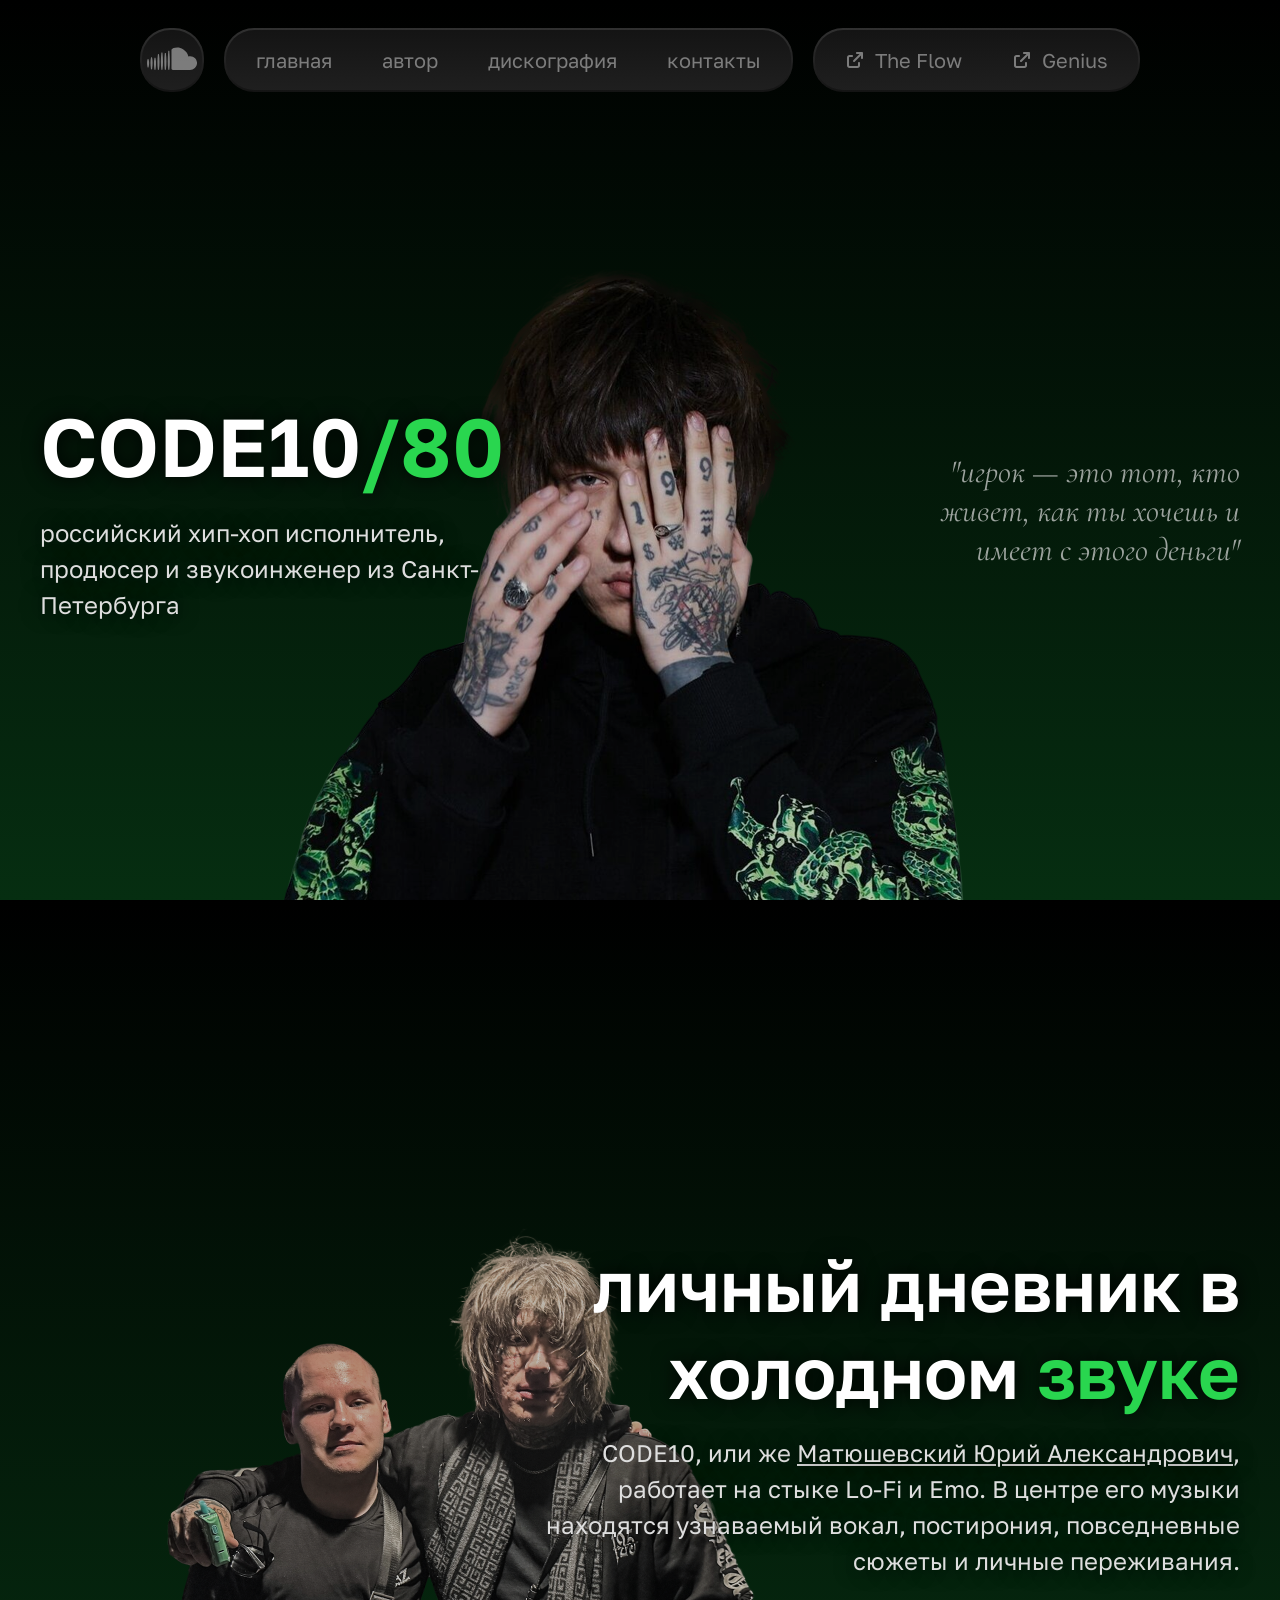
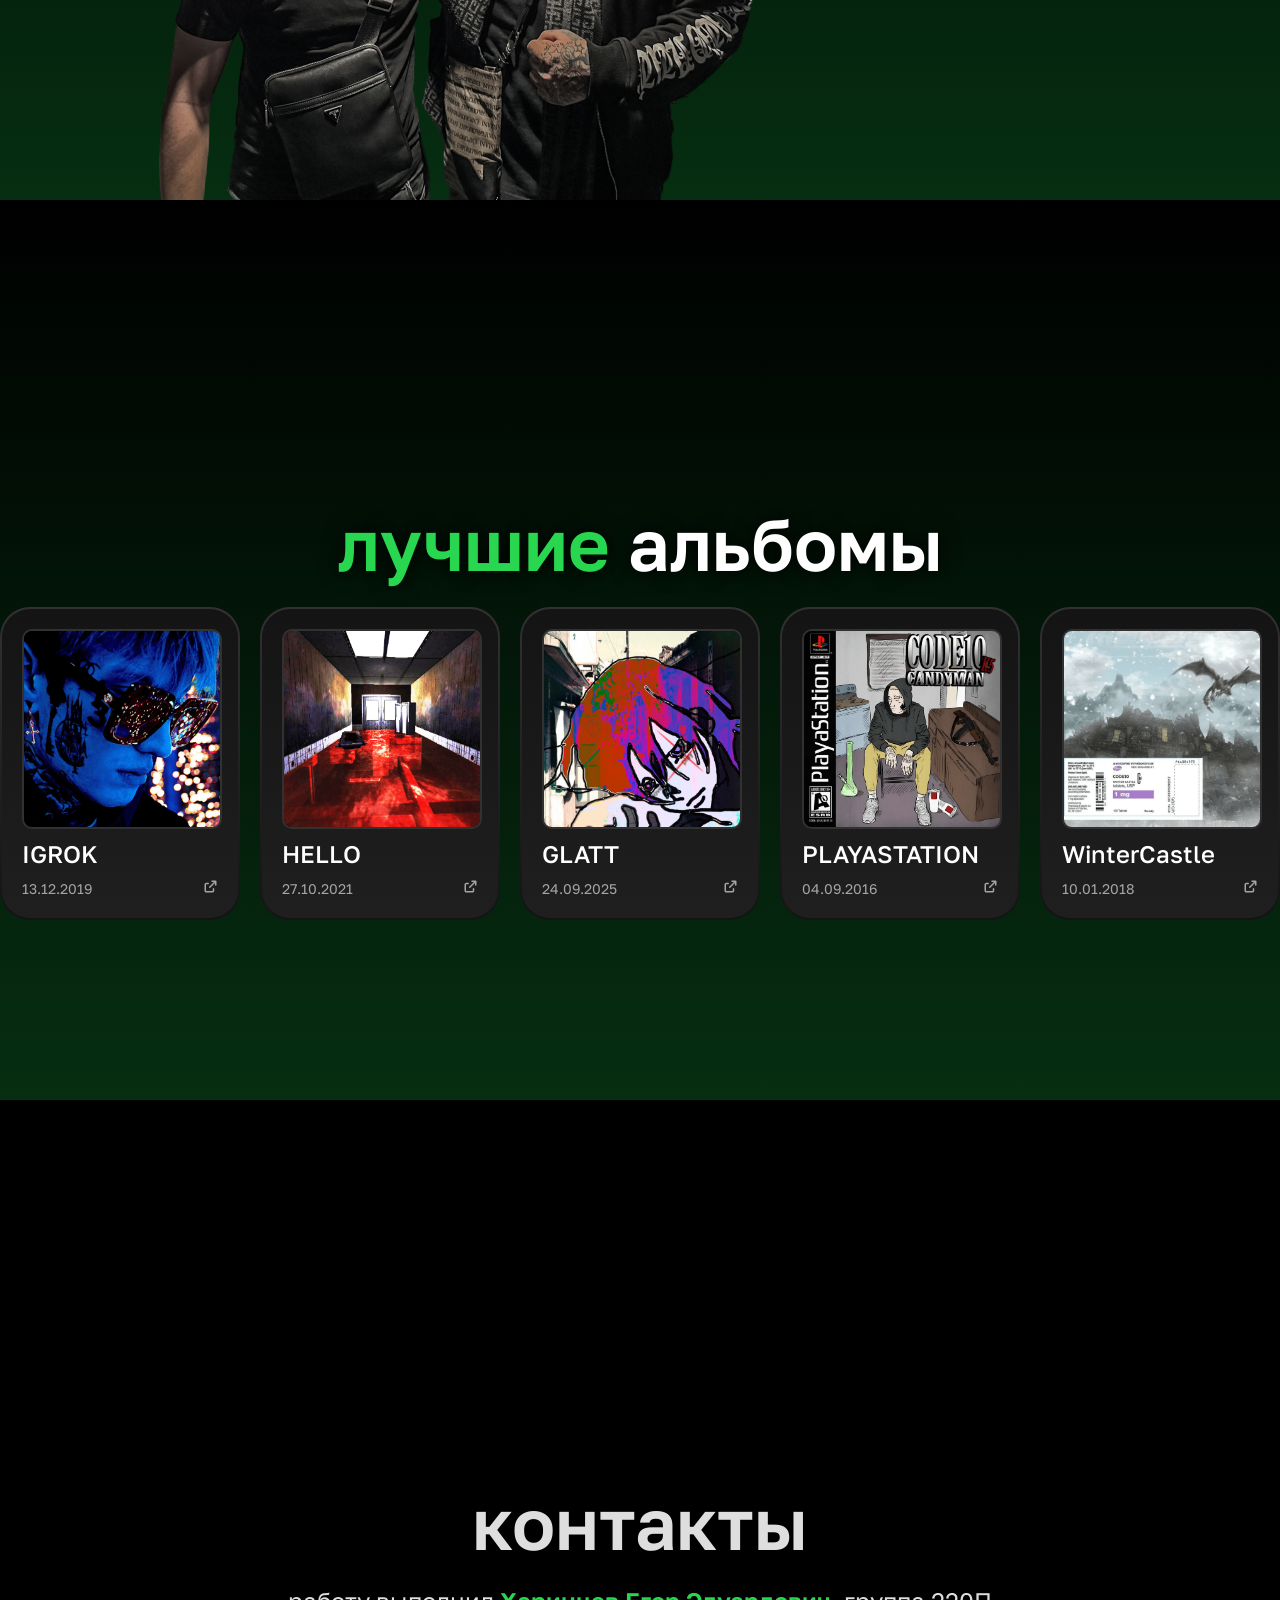
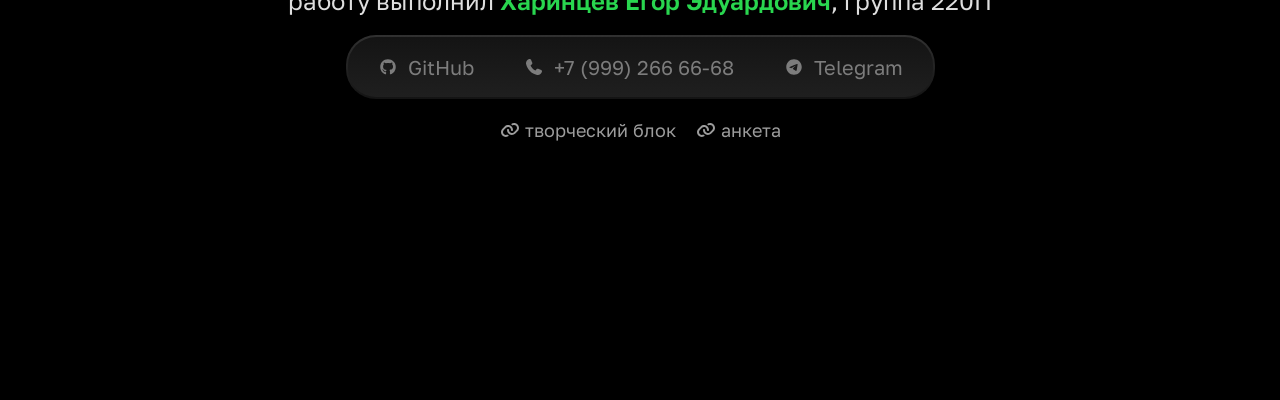
<file: index.html>
<!DOCTYPE html>
<html lang="ru">
<head>
    <meta charset="UTF-8">
    <meta name="viewport" content="width=device-width, initial-scale=1.0">
    <title>220</title>
    <link rel="icon" href="favicon.ico" type="image/x-icon">
    <link rel="stylesheet" href="css/style.css">
    <link rel="preconnect" href="https://fonts.googleapis.com">
    <link rel="preconnect" href="https://fonts.gstatic.com" crossorigin>
    <link href="https://fonts.googleapis.com/css2?family=Cormorant:ital,wght@0,300..700;1,300..700&family=Golos+Text:wght@400..900&display=swap" rel="stylesheet">
</head>
<body>
    <header class="header">
        <div class="header__inner">
            <div class="pill-nav">
                <svg class="pill-nav__logo" xmlns="http://www.w3.org/2000/svg" viewBox="0 0 640 640"><path d="M640.2 362.6C638.9 385.7 628.7 407.4 611.8 423.1C594.9 438.8 572.6 447.5 549.5 447.2L331.5 447.2C326.7 447.2 322.1 445.2 318.7 441.8C315.3 438.4 313.4 433.8 313.4 429L313.4 194.2C313.2 190.2 314.3 186.2 316.5 182.8C318.7 179.4 321.8 176.7 325.5 175.1C325.5 175.1 345.6 161.2 387.8 161.2C413.6 161.2 438.9 168.1 461.1 181.3C478.4 191.5 493.4 205.1 505.2 221.4C517 237.7 525.2 256.2 529.4 275.8C536.9 273.7 544.7 272.6 552.5 272.6C564.2 272.5 575.8 274.8 586.7 279.3C597.6 283.8 607.2 290.6 615.4 299C623.6 307.4 630 317.3 634.3 328.3C638.6 339.3 640.6 350.9 640.2 362.6zM286.2 209.1C286.3 208.1 286.2 207.1 285.9 206.2C285.6 205.3 285.1 204.4 284.4 203.6C283.7 202.8 282.9 202.3 282 201.9C280.2 201.1 278 201.1 276.2 201.9C275.3 202.3 274.5 202.9 273.8 203.6C273.1 204.3 272.6 205.2 272.3 206.2C272 207.2 271.9 208.1 272 209.1C266 288 261.4 362 272 440.7C272.2 442.4 273 444 274.3 445.2C276.9 447.6 281.1 447.6 283.7 445.2C285 444 285.8 442.4 286 440.7C297.3 361.3 292.6 288.7 286 209.1L286.2 209.1zM242.2 236.4C242 234.6 241.1 232.9 239.8 231.7C238.5 230.5 236.7 229.8 234.8 229.8C232.9 229.8 231.2 230.5 229.8 231.7C228.4 232.9 227.6 234.6 227.4 236.4C219.5 304.3 219.5 372.9 227.4 440.8C227.7 442.6 228.6 444.2 229.9 445.3C231.2 446.4 233 447.1 234.7 447.1C236.4 447.1 238.2 446.5 239.5 445.3C240.8 444.1 241.7 442.5 242 440.8C250.8 373 250.8 304.3 242.1 236.4L242.2 236.4zM197.9 229.5C197.7 227.7 196.9 226.1 195.6 224.9C194.3 223.7 192.6 223.1 190.8 223.1C189 223.1 187.3 223.8 186 224.9C184.7 226 183.9 227.7 183.7 229.5C177 301.5 173.5 368.8 183.7 440.6C183.7 442.5 184.4 444.3 185.8 445.6C187.2 446.9 188.9 447.7 190.8 447.7C192.7 447.7 194.5 447 195.8 445.6C197.1 444.2 197.9 442.5 197.9 440.6C208.4 367.8 205.2 302.4 198 229.5L197.9 229.5zM153.9 250.1C153.9 248.2 153.1 246.3 151.8 244.9C150.5 243.5 148.6 242.8 146.6 242.8C144.6 242.8 142.8 243.6 141.4 244.9C140 246.2 139.3 248.1 139.3 250.1C131.2 313.4 131.2 377.6 139.3 440.9C139.5 442.7 140.3 444.3 141.7 445.5C143.1 446.7 144.8 447.4 146.5 447.4C148.2 447.4 150 446.7 151.3 445.5C152.6 444.3 153.5 442.7 153.7 440.9C162.5 377.6 162.6 313.4 154 250.1L153.9 250.1zM109.4 297.7C109.4 295.8 108.6 293.9 107.3 292.6C106 291.3 104.1 290.5 102.2 290.5C100.3 290.5 98.4 291.3 97.1 292.6C95.8 293.9 95 295.8 95 297.7C84.5 346.9 89.5 391.6 95.4 441.3C95.7 442.9 96.5 444.4 97.7 445.5C98.9 446.6 100.5 447.2 102.2 447.2C103.9 447.2 105.4 446.6 106.7 445.5C108 444.4 108.8 443 109 441.3C115.6 390.9 120.6 347.2 109.4 297.7zM65.3 290.2C65.1 288.4 64.2 286.7 62.9 285.4C61.6 284.1 59.7 283.5 57.9 283.5C56.1 283.5 54.3 284.2 52.9 285.4C51.5 286.6 50.7 288.3 50.5 290.2C41.2 340.4 44.3 384.6 50.8 434.7C51.5 442.3 64.4 442.2 65.2 434.7C72.4 383.8 75.7 340.9 65.5 290.2L65.3 290.2zM20.7 314.8C20.5 313 19.6 311.3 18.3 310C17 308.7 15.1 308.1 13.3 308.1C11.5 308.1 9.7 308.8 8.3 310C6.9 311.2 6 312.9 5.9 314.8C-2.6 348.5 0 376.4 6.5 410.2C6.7 411.9 7.5 413.5 8.8 414.6C10.1 415.7 11.7 416.4 13.5 416.4C15.3 416.4 16.9 415.8 18.2 414.6C19.5 413.4 20.3 411.9 20.5 410.2C28 375.7 31.7 348.4 20.9 314.8L20.7 314.8z"/></svg>
            </div>

            <nav class="pill-nav">
                <a class="pill-nav__link" href="#main">главная</a>
                <a class="pill-nav__link" href="#author">автор</a>
                <a class="pill-nav__link" href="#discography">дискография</a>
                <a class="pill-nav__link" href="#links">контакты</a>
            </nav>

            <nav class="pill-nav">
                <a class="pill-nav__link pill-nav__link--logo" href="https://the-flow.ru/features/legenda-dlya-prosharennyh-code10" target="_blank" rel="noopener noreferrer">
                    <svg class="pill-nav__icon" xmlns="http://www.w3.org/2000/svg" viewBox="0 0 640 640"><path d="M384 64C366.3 64 352 78.3 352 96C352 113.7 366.3 128 384 128L466.7 128L265.3 329.4C252.8 341.9 252.8 362.2 265.3 374.7C277.8 387.2 298.1 387.2 310.6 374.7L512 173.3L512 256C512 273.7 526.3 288 544 288C561.7 288 576 273.7 576 256L576 96C576 78.3 561.7 64 544 64L384 64zM144 160C99.8 160 64 195.8 64 240L64 496C64 540.2 99.8 576 144 576L400 576C444.2 576 480 540.2 480 496L480 416C480 398.3 465.7 384 448 384C430.3 384 416 398.3 416 416L416 496C416 504.8 408.8 512 400 512L144 512C135.2 512 128 504.8 128 496L128 240C128 231.2 135.2 224 144 224L224 224C241.7 224 256 209.7 256 192C256 174.3 241.7 160 224 160L144 160z"/></svg>
                    <span>The Flow</span>
                </a>

                <a class="pill-nav__link pill-nav__link--logo" href="https://genius.com/artists/Code80" target="_blank" rel="noopener noreferrer">
                    <svg class="pill-nav__icon" xmlns="http://www.w3.org/2000/svg" viewBox="0 0 640 640"><path d="M384 64C366.3 64 352 78.3 352 96C352 113.7 366.3 128 384 128L466.7 128L265.3 329.4C252.8 341.9 252.8 362.2 265.3 374.7C277.8 387.2 298.1 387.2 310.6 374.7L512 173.3L512 256C512 273.7 526.3 288 544 288C561.7 288 576 273.7 576 256L576 96C576 78.3 561.7 64 544 64L384 64zM144 160C99.8 160 64 195.8 64 240L64 496C64 540.2 99.8 576 144 576L400 576C444.2 576 480 540.2 480 496L480 416C480 398.3 465.7 384 448 384C430.3 384 416 398.3 416 416L416 496C416 504.8 408.8 512 400 512L144 512C135.2 512 128 504.8 128 496L128 240C128 231.2 135.2 224 144 224L224 224C241.7 224 256 209.7 256 192C256 174.3 241.7 160 224 160L144 160z"/></svg>
                    <span>Genius</span>
                </a>
            </nav>
        </div>
    </header>

    <main class="main">
        <section class="section section--code10" id="main">
            <div class="container hero__content">
                <div class="hero__info">
                    <h1 class="info__label">
                        CODE10<span>/80</span>
                    </h1>

                    <p class="info__text">
                        российский хип-хоп исполнитель, продюсер и звукоинженер из Санкт-Петербурга
                    </p>
                </div>

                <p class="hero__quote">
                    "игрок — это тот, кто живет, как ты хочешь и имеет с этого деньги"
                </p>
            </div>
        </section>
        
        <section class="section section--code80" id="author">
            <div class="container author__content">
                <div class="author__info">
                    <h2 class="author__label">личный дневник в холодном <span>звуке</span></h2>

                    <p class="author__text">CODE10, или же <span>Матюшевский Юрий Александрович</span>, работает на стыке Lo-Fi и Emo. В центре его музыки находятся узнаваемый вокал, постирония, повседневные сюжеты и личные переживания.</p>
                </div>
            </div>
        </section>
        
        <section class="section" id="discography">
            <div class="container tracks__content">
                <h2 class="tracks__label">
                    <span>лучшие</span> альбомы
                </h2>

                <div class="tracks__cards">
                    <div class="track__card">
                        <img class="card__cover" src="images/igrok.png" alt="">

                        <p class="card__title">IGROK</p>

                        <div class="card__info">
                            <p class="card__info-date">13.12.2019</p>
                            <a class="card__info-link" href="https://vk.com/music/album/-2000061954_24061954_38920bd14e7fe01684" target="_blank" rel="noopener noreferrer">
                                <svg class="card__icon" xmlns="http://www.w3.org/2000/svg" viewBox="0 0 640 640"><path d="M384 64C366.3 64 352 78.3 352 96C352 113.7 366.3 128 384 128L466.7 128L265.3 329.4C252.8 341.9 252.8 362.2 265.3 374.7C277.8 387.2 298.1 387.2 310.6 374.7L512 173.3L512 256C512 273.7 526.3 288 544 288C561.7 288 576 273.7 576 256L576 96C576 78.3 561.7 64 544 64L384 64zM144 160C99.8 160 64 195.8 64 240L64 496C64 540.2 99.8 576 144 576L400 576C444.2 576 480 540.2 480 496L480 416C480 398.3 465.7 384 448 384C430.3 384 416 398.3 416 416L416 496C416 504.8 408.8 512 400 512L144 512C135.2 512 128 504.8 128 496L128 240C128 231.2 135.2 224 144 224L224 224C241.7 224 256 209.7 256 192C256 174.3 241.7 160 224 160L144 160z"/></svg>
                            </a>
                        </div>
                    </div>
                    
                    <div class="track__card">
                        <img class="card__cover" src="images/hello.png" alt="">

                        <p class="card__title">HELLO</p>

                        <div class="card__info">
                            <p class="card__info-date">27.10.2021</p>
                            <a class="card__info-link" href="https://vk.com/music/album/-2000061972_24061972_ac052d597f1300977c" target="_blank" rel="noopener noreferrer">
                                <svg class="card__icon" xmlns="http://www.w3.org/2000/svg" viewBox="0 0 640 640"><path d="M384 64C366.3 64 352 78.3 352 96C352 113.7 366.3 128 384 128L466.7 128L265.3 329.4C252.8 341.9 252.8 362.2 265.3 374.7C277.8 387.2 298.1 387.2 310.6 374.7L512 173.3L512 256C512 273.7 526.3 288 544 288C561.7 288 576 273.7 576 256L576 96C576 78.3 561.7 64 544 64L384 64zM144 160C99.8 160 64 195.8 64 240L64 496C64 540.2 99.8 576 144 576L400 576C444.2 576 480 540.2 480 496L480 416C480 398.3 465.7 384 448 384C430.3 384 416 398.3 416 416L416 496C416 504.8 408.8 512 400 512L144 512C135.2 512 128 504.8 128 496L128 240C128 231.2 135.2 224 144 224L224 224C241.7 224 256 209.7 256 192C256 174.3 241.7 160 224 160L144 160z"/></svg>
                            </a>
                        </div>
                    </div>
                    
                    <div class="track__card">
                        <img class="card__cover" src="images/glatt.png" alt="">

                        <p class="card__title">GLATT</p>

                        <div class="card__info">
                            <p class="card__info-date">24.09.2025</p>
                            <a class="card__info-link" href="https://vk.com/music/playlist/10033489_59_6e99d2cddac282cab0" target="_blank" rel="noopener noreferrer">
                                <svg class="card__icon" xmlns="http://www.w3.org/2000/svg" viewBox="0 0 640 640"><path d="M384 64C366.3 64 352 78.3 352 96C352 113.7 366.3 128 384 128L466.7 128L265.3 329.4C252.8 341.9 252.8 362.2 265.3 374.7C277.8 387.2 298.1 387.2 310.6 374.7L512 173.3L512 256C512 273.7 526.3 288 544 288C561.7 288 576 273.7 576 256L576 96C576 78.3 561.7 64 544 64L384 64zM144 160C99.8 160 64 195.8 64 240L64 496C64 540.2 99.8 576 144 576L400 576C444.2 576 480 540.2 480 496L480 416C480 398.3 465.7 384 448 384C430.3 384 416 398.3 416 416L416 496C416 504.8 408.8 512 400 512L144 512C135.2 512 128 504.8 128 496L128 240C128 231.2 135.2 224 144 224L224 224C241.7 224 256 209.7 256 192C256 174.3 241.7 160 224 160L144 160z"/></svg>
                            </a>
                        </div>
                    </div>
                    
                    <div class="track__card">
                        <img class="card__cover" src="images/playastation.png" alt="">

                        <p class="card__title">PLAYASTATION</p>

                        <div class="card__info">
                            <p class="card__info-date">04.09.2016</p>
                            <a class="card__info-link" href="https://vk.com/music/playlist/-160205225_1_e720286cb00bac2c69" target="_blank" rel="noopener noreferrer">
                                <svg class="card__icon" xmlns="http://www.w3.org/2000/svg" viewBox="0 0 640 640"><path d="M384 64C366.3 64 352 78.3 352 96C352 113.7 366.3 128 384 128L466.7 128L265.3 329.4C252.8 341.9 252.8 362.2 265.3 374.7C277.8 387.2 298.1 387.2 310.6 374.7L512 173.3L512 256C512 273.7 526.3 288 544 288C561.7 288 576 273.7 576 256L576 96C576 78.3 561.7 64 544 64L384 64zM144 160C99.8 160 64 195.8 64 240L64 496C64 540.2 99.8 576 144 576L400 576C444.2 576 480 540.2 480 496L480 416C480 398.3 465.7 384 448 384C430.3 384 416 398.3 416 416L416 496C416 504.8 408.8 512 400 512L144 512C135.2 512 128 504.8 128 496L128 240C128 231.2 135.2 224 144 224L224 224C241.7 224 256 209.7 256 192C256 174.3 241.7 160 224 160L144 160z"/></svg>
                            </a>
                        </div>
                    </div>
                    
                    <div class="track__card">
                        <img class="card__cover" src="images/wintercastle.png" alt="">

                        <p class="card__title">WinterCastle</p>

                        <div class="card__info">
                            <p class="card__info-date">10.01.2018</p>
                            <a class="card__info-link" href="https://vk.com/music/playlist/-160205225_3_7a5a93a4bdd751d6e5" target="_blank" rel="noopener noreferrer">
                                <svg class="card__icon" xmlns="http://www.w3.org/2000/svg" viewBox="0 0 640 640"><path d="M384 64C366.3 64 352 78.3 352 96C352 113.7 366.3 128 384 128L466.7 128L265.3 329.4C252.8 341.9 252.8 362.2 265.3 374.7C277.8 387.2 298.1 387.2 310.6 374.7L512 173.3L512 256C512 273.7 526.3 288 544 288C561.7 288 576 273.7 576 256L576 96C576 78.3 561.7 64 544 64L384 64zM144 160C99.8 160 64 195.8 64 240L64 496C64 540.2 99.8 576 144 576L400 576C444.2 576 480 540.2 480 496L480 416C480 398.3 465.7 384 448 384C430.3 384 416 398.3 416 416L416 496C416 504.8 408.8 512 400 512L144 512C135.2 512 128 504.8 128 496L128 240C128 231.2 135.2 224 144 224L224 224C241.7 224 256 209.7 256 192C256 174.3 241.7 160 224 160L144 160z"/></svg>
                            </a>
                        </div>
                    </div>
                </div>
            </div>
        </section>
        
        <section class="section section--black" id="links">
            <div class="container links__content">
                <p class="links__label">контакты</p>

                <p class="links__text">
                    работу выполнил <span>Харинцев Егор Эдуардович</span>, группа 220П
                </p>

                <div class="links pill-nav">
                    <a class="pill-nav__link pill-nav__link--logo" href="https://github.com/gothighthisnight/code10" target="_blank" rel="noopener noreferrer">
                        <svg class="pill-nav__icon" xmlns="http://www.w3.org/2000/svg" viewBox="0 0 640 640"><path d="M237.9 461.4C237.9 463.4 235.6 465 232.7 465C229.4 465.3 227.1 463.7 227.1 461.4C227.1 459.4 229.4 457.8 232.3 457.8C235.3 457.5 237.9 459.1 237.9 461.4zM206.8 456.9C206.1 458.9 208.1 461.2 211.1 461.8C213.7 462.8 216.7 461.8 217.3 459.8C217.9 457.8 216 455.5 213 454.6C210.4 453.9 207.5 454.9 206.8 456.9zM251 455.2C248.1 455.9 246.1 457.8 246.4 460.1C246.7 462.1 249.3 463.4 252.3 462.7C255.2 462 257.2 460.1 256.9 458.1C256.6 456.2 253.9 454.9 251 455.2zM316.8 72C178.1 72 72 177.3 72 316C72 426.9 141.8 521.8 241.5 555.2C254.3 557.5 258.8 549.6 258.8 543.1C258.8 536.9 258.5 502.7 258.5 481.7C258.5 481.7 188.5 496.7 173.8 451.9C173.8 451.9 162.4 422.8 146 415.3C146 415.3 123.1 399.6 147.6 399.9C147.6 399.9 172.5 401.9 186.2 425.7C208.1 464.3 244.8 453.2 259.1 446.6C261.4 430.6 267.9 419.5 275.1 412.9C219.2 406.7 162.8 398.6 162.8 302.4C162.8 274.9 170.4 261.1 186.4 243.5C183.8 237 175.3 210.2 189 175.6C209.9 169.1 258 202.6 258 202.6C278 197 299.5 194.1 320.8 194.1C342.1 194.1 363.6 197 383.6 202.6C383.6 202.6 431.7 169 452.6 175.6C466.3 210.3 457.8 237 455.2 243.5C471.2 261.2 481 275 481 302.4C481 398.9 422.1 406.6 366.2 412.9C375.4 420.8 383.2 435.8 383.2 459.3C383.2 493 382.9 534.7 382.9 542.9C382.9 549.4 387.5 557.3 400.2 555C500.2 521.8 568 426.9 568 316C568 177.3 455.5 72 316.8 72zM169.2 416.9C167.9 417.9 168.2 420.2 169.9 422.1C171.5 423.7 173.8 424.4 175.1 423.1C176.4 422.1 176.1 419.8 174.4 417.9C172.8 416.3 170.5 415.6 169.2 416.9zM158.4 408.8C157.7 410.1 158.7 411.7 160.7 412.7C162.3 413.7 164.3 413.4 165 412C165.7 410.7 164.7 409.1 162.7 408.1C160.7 407.5 159.1 407.8 158.4 408.8zM190.8 444.4C189.2 445.7 189.8 448.7 192.1 450.6C194.4 452.9 197.3 453.2 198.6 451.6C199.9 450.3 199.3 447.3 197.3 445.4C195.1 443.1 192.1 442.8 190.8 444.4zM179.4 429.7C177.8 430.7 177.8 433.3 179.4 435.6C181 437.9 183.7 438.9 185 437.9C186.6 436.6 186.6 434 185 431.7C183.6 429.4 181 428.4 179.4 429.7z"/></svg>
                        <span>GitHub</span>
                    </a>

                    <a class="pill-nav__link pill-nav__link--logo" href="tel:+79992666668">
                        <svg class="pill-nav__icon" xmlns="http://www.w3.org/2000/svg" viewBox="0 0 640 640"><path d="M224.2 89C216.3 70.1 195.7 60.1 176.1 65.4L170.6 66.9C106 84.5 50.8 147.1 66.9 223.3C104 398.3 241.7 536 416.7 573.1C493 589.3 555.5 534 573.1 469.4L574.6 463.9C580 444.2 569.9 423.6 551.1 415.8L453.8 375.3C437.3 368.4 418.2 373.2 406.8 387.1L368.2 434.3C297.9 399.4 241.3 341 208.8 269.3L253 233.3C266.9 222 271.6 202.9 264.8 186.3L224.2 89z"/></svg>
                        <span>+7 (999) 266 66-68</span>
                    </a>

                    <a class="pill-nav__link pill-nav__link--logo" href="https://t.me/nameus3r" target="_blank" rel="noopener noreferrer">
                        <svg class="pill-nav__icon" xmlns="http://www.w3.org/2000/svg" viewBox="0 0 640 640"><path d="M320 72C183 72 72 183 72 320C72 457 183 568 320 568C457 568 568 457 568 320C568 183 457 72 320 72zM435 240.7C431.3 279.9 415.1 375.1 406.9 419C403.4 437.6 396.6 443.8 390 444.4C375.6 445.7 364.7 434.9 350.7 425.7C328.9 411.4 316.5 402.5 295.4 388.5C270.9 372.4 286.8 363.5 300.7 349C304.4 345.2 367.8 287.5 369 282.3C369.2 281.6 369.3 279.2 367.8 277.9C366.3 276.6 364.2 277.1 362.7 277.4C360.5 277.9 325.6 300.9 258.1 346.5C248.2 353.3 239.2 356.6 231.2 356.4C222.3 356.2 205.3 351.4 192.6 347.3C177.1 342.3 164.7 339.6 165.8 331C166.4 326.5 172.5 322 184.2 317.3C256.5 285.8 304.7 265 328.8 255C397.7 226.4 412 221.4 421.3 221.2C423.4 221.2 427.9 221.7 430.9 224.1C432.9 225.8 434.1 228.2 434.4 230.8C434.9 234 435 237.3 434.8 240.6z"/></svg>
                        <span>Telegram</span>
                    </a>
                </div>

                <div class="links-external">
                    <a class="link-external" href="art.html">
                        <svg class="pill-nav__icon" xmlns="http://www.w3.org/2000/svg" viewBox="0 0 640 640"><path d="M451.5 160C434.9 160 418.8 164.5 404.7 172.7C388.9 156.7 370.5 143.3 350.2 133.2C378.4 109.2 414.3 96 451.5 96C537.9 96 608 166 608 252.5C608 294 591.5 333.8 562.2 363.1L491.1 434.2C461.8 463.5 422 480 380.5 480C294.1 480 224 410 224 323.5C224 322 224 320.5 224.1 319C224.6 301.3 239.3 287.4 257 287.9C274.7 288.4 288.6 303.1 288.1 320.8C288.1 321.7 288.1 322.6 288.1 323.4C288.1 374.5 329.5 415.9 380.6 415.9C405.1 415.9 428.6 406.2 446 388.8L517.1 317.7C534.4 300.4 544.2 276.8 544.2 252.3C544.2 201.2 502.8 159.8 451.7 159.8zM307.2 237.3C305.3 236.5 303.4 235.4 301.7 234.2C289.1 227.7 274.7 224 259.6 224C235.1 224 211.6 233.7 194.2 251.1L123.1 322.2C105.8 339.5 96 363.1 96 387.6C96 438.7 137.4 480.1 188.5 480.1C205 480.1 221.1 475.7 235.2 467.5C251 483.5 269.4 496.9 289.8 507C261.6 530.9 225.8 544.2 188.5 544.2C102.1 544.2 32 474.2 32 387.7C32 346.2 48.5 306.4 77.8 277.1L148.9 206C178.2 176.7 218 160.2 259.5 160.2C346.1 160.2 416 230.8 416 317.1C416 318.4 416 319.7 416 321C415.6 338.7 400.9 352.6 383.2 352.2C365.5 351.8 351.6 337.1 352 319.4C352 318.6 352 317.9 352 317.1C352 283.4 334 253.8 307.2 237.5z"/></svg>
                    
                        <span>творческий блок</span>
                    </a>
                    
                    <a class="link-external" href="form.html">
                        <svg class="pill-nav__icon" xmlns="http://www.w3.org/2000/svg" viewBox="0 0 640 640"><path d="M451.5 160C434.9 160 418.8 164.5 404.7 172.7C388.9 156.7 370.5 143.3 350.2 133.2C378.4 109.2 414.3 96 451.5 96C537.9 96 608 166 608 252.5C608 294 591.5 333.8 562.2 363.1L491.1 434.2C461.8 463.5 422 480 380.5 480C294.1 480 224 410 224 323.5C224 322 224 320.5 224.1 319C224.6 301.3 239.3 287.4 257 287.9C274.7 288.4 288.6 303.1 288.1 320.8C288.1 321.7 288.1 322.6 288.1 323.4C288.1 374.5 329.5 415.9 380.6 415.9C405.1 415.9 428.6 406.2 446 388.8L517.1 317.7C534.4 300.4 544.2 276.8 544.2 252.3C544.2 201.2 502.8 159.8 451.7 159.8zM307.2 237.3C305.3 236.5 303.4 235.4 301.7 234.2C289.1 227.7 274.7 224 259.6 224C235.1 224 211.6 233.7 194.2 251.1L123.1 322.2C105.8 339.5 96 363.1 96 387.6C96 438.7 137.4 480.1 188.5 480.1C205 480.1 221.1 475.7 235.2 467.5C251 483.5 269.4 496.9 289.8 507C261.6 530.9 225.8 544.2 188.5 544.2C102.1 544.2 32 474.2 32 387.7C32 346.2 48.5 306.4 77.8 277.1L148.9 206C178.2 176.7 218 160.2 259.5 160.2C346.1 160.2 416 230.8 416 317.1C416 318.4 416 319.7 416 321C415.6 338.7 400.9 352.6 383.2 352.2C365.5 351.8 351.6 337.1 352 319.4C352 318.6 352 317.9 352 317.1C352 283.4 334 253.8 307.2 237.5z"/></svg>
                    
                        <span>анкета</span>
                    </a>
                </div>
            </div>
        </section>
    </main>
</body>
</html>
</file>
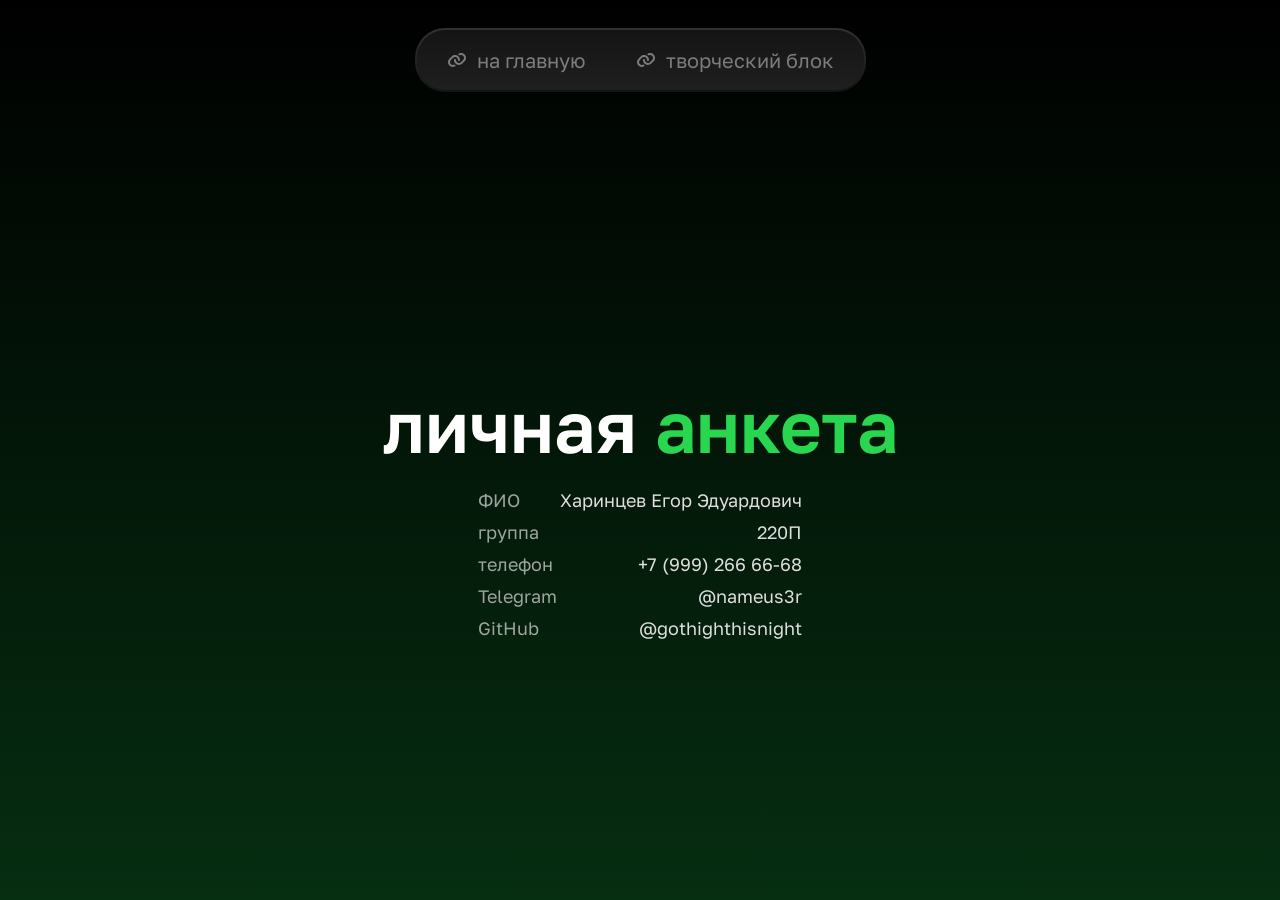
<file: form.html>
<!DOCTYPE html>
<html lang="ru">
<head>
    <meta charset="UTF-8">
    <meta name="viewport" content="width=device-width, initial-scale=1.0">
    <title>220</title>
    <link rel="stylesheet" href="css/style.css">
    <link rel="preconnect" href="https://fonts.googleapis.com">
    <link rel="preconnect" href="https://fonts.gstatic.com" crossorigin>
    <link href="https://fonts.googleapis.com/css2?family=Cormorant:ital,wght@0,300..700;1,300..700&family=Golos+Text:wght@400..900&display=swap" rel="stylesheet">
</head>
<body>
    <header class="header">
        <div class="header__inner">
            <nav class="pill-nav">
                <a class="pill-nav__link pill-nav__link--logo" href="index.html">
                    <svg class="pill-nav__icon" xmlns="http://www.w3.org/2000/svg" viewBox="0 0 640 640"><path d="M451.5 160C434.9 160 418.8 164.5 404.7 172.7C388.9 156.7 370.5 143.3 350.2 133.2C378.4 109.2 414.3 96 451.5 96C537.9 96 608 166 608 252.5C608 294 591.5 333.8 562.2 363.1L491.1 434.2C461.8 463.5 422 480 380.5 480C294.1 480 224 410 224 323.5C224 322 224 320.5 224.1 319C224.6 301.3 239.3 287.4 257 287.9C274.7 288.4 288.6 303.1 288.1 320.8C288.1 321.7 288.1 322.6 288.1 323.4C288.1 374.5 329.5 415.9 380.6 415.9C405.1 415.9 428.6 406.2 446 388.8L517.1 317.7C534.4 300.4 544.2 276.8 544.2 252.3C544.2 201.2 502.8 159.8 451.7 159.8zM307.2 237.3C305.3 236.5 303.4 235.4 301.7 234.2C289.1 227.7 274.7 224 259.6 224C235.1 224 211.6 233.7 194.2 251.1L123.1 322.2C105.8 339.5 96 363.1 96 387.6C96 438.7 137.4 480.1 188.5 480.1C205 480.1 221.1 475.7 235.2 467.5C251 483.5 269.4 496.9 289.8 507C261.6 530.9 225.8 544.2 188.5 544.2C102.1 544.2 32 474.2 32 387.7C32 346.2 48.5 306.4 77.8 277.1L148.9 206C178.2 176.7 218 160.2 259.5 160.2C346.1 160.2 416 230.8 416 317.1C416 318.4 416 319.7 416 321C415.6 338.7 400.9 352.6 383.2 352.2C365.5 351.8 351.6 337.1 352 319.4C352 318.6 352 317.9 352 317.1C352 283.4 334 253.8 307.2 237.5z"/></svg>
                    
                    <span>на главную</span>
                </a>
                
                <a class="pill-nav__link pill-nav__link--logo" href="art.html">
                    <svg class="pill-nav__icon" xmlns="http://www.w3.org/2000/svg" viewBox="0 0 640 640"><path d="M451.5 160C434.9 160 418.8 164.5 404.7 172.7C388.9 156.7 370.5 143.3 350.2 133.2C378.4 109.2 414.3 96 451.5 96C537.9 96 608 166 608 252.5C608 294 591.5 333.8 562.2 363.1L491.1 434.2C461.8 463.5 422 480 380.5 480C294.1 480 224 410 224 323.5C224 322 224 320.5 224.1 319C224.6 301.3 239.3 287.4 257 287.9C274.7 288.4 288.6 303.1 288.1 320.8C288.1 321.7 288.1 322.6 288.1 323.4C288.1 374.5 329.5 415.9 380.6 415.9C405.1 415.9 428.6 406.2 446 388.8L517.1 317.7C534.4 300.4 544.2 276.8 544.2 252.3C544.2 201.2 502.8 159.8 451.7 159.8zM307.2 237.3C305.3 236.5 303.4 235.4 301.7 234.2C289.1 227.7 274.7 224 259.6 224C235.1 224 211.6 233.7 194.2 251.1L123.1 322.2C105.8 339.5 96 363.1 96 387.6C96 438.7 137.4 480.1 188.5 480.1C205 480.1 221.1 475.7 235.2 467.5C251 483.5 269.4 496.9 289.8 507C261.6 530.9 225.8 544.2 188.5 544.2C102.1 544.2 32 474.2 32 387.7C32 346.2 48.5 306.4 77.8 277.1L148.9 206C178.2 176.7 218 160.2 259.5 160.2C346.1 160.2 416 230.8 416 317.1C416 318.4 416 319.7 416 321C415.6 338.7 400.9 352.6 383.2 352.2C365.5 351.8 351.6 337.1 352 319.4C352 318.6 352 317.9 352 317.1C352 283.4 334 253.8 307.2 237.5z"/></svg>
                    
                    <span>творческий блок</span>
                </a>
            </nav>
        </div>
    </header>

    <main class="main">
        <section class="section" id="form">
            <div class="container form__content">
                <h1 class="form__label">
                    личная <span>анкета</span>
                </h1>

                <div class="form__list">
                    <div class="form__item">
                        <p class="form__item-label">ФИО</p>
                        <p class="form__item-text">Харинцев Егор Эдуардович</p>
                    </div>
                             
                    <div class="form__item">
                        <p class="form__item-label">группа</p>
                        <p class="form__item-text">220П</p>
                    </div>
                         
                    <div class="form__item">
                        <p class="form__item-label">телефон</p>
                        <a class="form__item-link" href="tel:+79992666668">+7 (999) 266 66-68</a>
                    </div>
                         
                    <div class="form__item">
                        <p class="form__item-label">Telegram</p>
                        <a class="form__item-link" href="https://t.me/nameus3r" target="_blank" rel="noopener noreferrer">@nameus3r</a>
                    </div>
                         
                    <div class="form__item">
                        <p class="form__item-label">GitHub</p>
                        <a class="form__item-link" href="https://github.com/gothighthisnight/code10" target="_blank" rel="noopener noreferrer">@gothighthisnight</a>
                    </div>
                </div>
            </div>
        </section>
    </main>
</body>
</html>
</file>
<file: css/style.css>
* {
    box-sizing: border-box;
    font-family: "Golos Text";
    transition: 0.3s;
    scroll-snap-type: y mandatory;
    scroll-behavior: smooth;
    margin: 0;
    padding: 0;
}

a {
    text-decoration: none;
}

body {
    background-color: black;
}

:root {
    --width: 1200px;
    --font-size-header: 20px;
    --font-size-hero-label: 82px;
    --font-size-label: 72px;
    --font-size-quote: 32px;
    --font-size-text: 24px;
    --font-size-date: 14px;
    --font-size-external: 18px;
    --font-size-description: 18px;
    --font-size-download: 16px;

    --gap: 20px;

    --text-dark-white: rgb(222, 222, 222);
    --text-shadow: rgb(0, 0, 0, 222);

    --background-gradient-dark: rgb(20, 20, 20);
    --background-gradient-light: rgb(31, 31, 31);

    --border-gradient-dark: rgb(20, 20, 20);
    --border-gradient-light: rgb(49, 49, 49);

    --accent: rgb(6, 46, 17);
    --accent-light: rgb(41, 214, 79);
    --black: rgb(0, 0, 0);
}

.container {
    width: min(var(--width), 100% - 40px);
    margin: 0 auto;
}

.header {
    position: fixed;
    top: 0;
    left: 0;

    
    display: flex;
    align-items: center;
    justify-content: center;

    width: 100%;
    height: 120px;

    padding: 0 40px;

    z-index: 999;

}

.header__inner {
    height: 100%;

    display: flex;
    align-items: center;
    justify-content: center;
    gap: var(--gap);
}

.pill-nav {
    display: flex;
    padding: 5px;

    border-radius: 30px;
    border: 2px solid transparent;

    background:
        linear-gradient(var(--background-gradient-dark), var(--background-gradient-light)) padding-box,
        linear-gradient(var(--border-gradient-light), var(--border-gradient-dark)) border-box;

}

.pill-nav__link {
    display: flex;
    padding: 3px;

    justify-content: center;
    align-items: center;
    
    height: 50px;
    padding: 0 25px;
    border-radius: 25px;

    font-size: var(--font-size-header);

    color: var(--text-dark-white);
    opacity: 0.5;
}

.pill-nav__link--logo {
    gap: calc(var(--gap) * 0.5);
}

.pill-nav__logo {
    height: 50px;
}

.pill-nav__logo path {
    opacity: 0.5;
    fill: var(--text-dark-white);
}

.pill-nav__logo:hover path {
    opacity: 1;
}

.pill-nav__icon, .pill-nav__icon path {
    width: 20px;
    height: 20px; 
    fill: var(--text-dark-white);
}

.pill-nav__link:hover {
    transform: scale(1.1);
    opacity: 1;
}

.section {
    min-height: 100svh;
    color: white;
    scroll-snap-align: start;
    background: linear-gradient(var(--black), var(--accent));
    display: flex;
    padding-top: 120px;
    position: relative;
}

.section--black {
    background: var(--black);
}

.section--code10::before {
    content: "";

    position: absolute;
    inset: 0;

    background-image: url("../images/bg.png");
    background-repeat: no-repeat;
    background-position: center bottom;
    background-size: contain;

    filter: brightness(0.8);

    z-index: 1;
}

.hero__content {
    display: flex;
    justify-content: space-between;
    align-items: center;
    gap: var(--gap);

    z-index: 2;
}

.hero__info {
    display: flex;
    flex-direction: column;
    justify-content: center;
    gap: var(--gap);
    width: 40%;
}

.info__label {
    font-weight: 600;
    font-size: var(--font-size-hero-label);
    text-shadow: 0 0 20px var(--text-shadow);
}

.info__label span {
    color: var(--accent-light);
}

.info__text {
    font-weight: 200;
    font-size: var(--font-size-text);
    
    color: var(--text-dark-white);
    text-shadow: 0 0 20px var(--text-shadow);
    line-height: 1.5;
}

.hero__quote {
    display: flex;
    width: 30%;
    text-align: right;

    font-family: "Cormorant";
    font-style: italic;
    font-size: var(--font-size-quote);
    color: var(--text-dark-white);
    opacity: 0.7;
}

.hero__quote span {
    display: flex;
    text-align: right;
}

.hero__quote:hover {
    opacity: 1;
}

.section--code80::before {
    content: "";

    position: absolute;
    inset: 0;

    background-image: url("../images/bg2.png");
    background-repeat: no-repeat;
    background-position: center bottom;
    background-size: contain;

    filter: brightness(0.8);

    z-index: 1;
}

.author__content {
    display: flex;
    justify-content: flex-end;
    align-items: center;
    
    z-index: 2;
}

.author__info {
    display: flex;
    flex-direction: column;
    gap: var(--gap);
    text-align: right;
    width: 60%;
}

.author__label {
    font-weight: 600;
    font-size: var(--font-size-label);
    text-shadow: 0 0 20px var(--text-shadow);
}

.author__label span {
    color: var(--accent-light);
}

.author__text {
    font-weight: 200;
    font-size: var(--font-size-text);
    
    color: var(--text-dark-white);
    text-shadow: 0 0 20px var(--text-shadow);
    line-height: 1.5;
}

.author__text span {
    text-decoration: underline;
}

.tracks__content {
    display: flex;
    flex-direction: column;
    gap: var(--gap);
    align-items: center;
    justify-content: center;
}

.tracks__label {
    font-weight: 600;
    font-size: var(--font-size-label);
    text-shadow: 0 0 20px var(--text-shadow);
}

.tracks__label span {
    color: var(--accent-light);
}

.tracks__cards {
    display: flex;
    justify-content: space-around;
    gap: var(--gap);
}

.track__card {
    display: flex;
    flex-direction: column;
    gap: calc(var(--gap) * 0.5);
    padding: 20px;

    border-radius: 30px;
    border: 2px solid transparent;

    max-width: calc(200px + 20px * 2);

    background:
        linear-gradient(var(--background-gradient-dark), var(--background-gradient-light)) padding-box,
        linear-gradient(var(--border-gradient-light), var(--border-gradient-dark)) border-box;
}

.card__cover {
    width: 200px;
    border-radius: 10px;
    border: 2px solid var(--border-gradient-light);
}

.card__cover:hover {
    filter: brightness(1.25);
}

.card__title {
    font-size: var(--font-size-text);
    font-weight: 500;
    color: white;
}

.card__info {
    display: flex;
    justify-content: space-between;
    align-items: center;
}

.card__info-date {
    color: var(--text-dark-white);
    opacity: 0.7;
    font-size: var(--font-size-date);
}

.card__icon {
    height: 15px;
}

.card__icon path {
    fill: var(--text-dark-white);
    opacity: 0.7;
}

.card__icon:hover {
    transform: scale(1.25);
    opacity: 1;
}

.links__label {
    font-size: var(--font-size-label);
    font-weight: 600;
    color: var(--text-dark-white);
}

.links__text {
    font-size: var(--font-size-text);
    font-weight: 200;
    color: var(--text-dark-white);
}

.links__text span {
    color: var(--accent-light);
    font-weight: 600;
}

.links__content {
    display: flex;
    flex-direction: column;
    gap: var(--gap);
    justify-content: center;
    align-items: center;
}

.links-external {
    display: flex;
    justify-content: center;
    align-items: center;
    gap: var(--gap);
}

.link-external {
    display: flex;
    justify-content: center;
    align-items: center;
    gap: 5px;
    font-size: var(--font-size-external);
    color: var(--text-dark-white);
    opacity: 0.7;
}

.link-external__icon {
    height: var(--font-size-external)
}

.link-external__icon path {
    fill: var(--text-dark-white)
}

.link-external:hover {
    transform: scale(1.1);
    opacity: 1;
}

.phi__content {
    display: flex;
    justify-content: space-between;
    align-items: center;
    gap: calc(var(--gap) * 2);
}

.phi__banner {
    display: flex;
    flex-direction: column;
    justify-content: center;
    gap: var(--gap);
    
    padding: 20px;

    border-radius: 30px;
    border: 2px solid transparent;

    background:
        linear-gradient(var(--background-gradient-dark), var(--background-gradient-light)) padding-box,
        linear-gradient(var(--border-gradient-light), var(--border-gradient-dark)) border-box;
}

.banner__photo {
    width: 33svh;
    max-width: 600px;
    border-radius: 10px;
    border: 2px solid var(--border-gradient-light);
}

.banner__description {
    display: flex;
    gap: var(--gap);
    font-size: var(--font-size-description);
}

.banner__description span {
    font-style: italic;
    opacity: 0.7;
}
/*
.banner__download {
    display: flex;
    align-items: center;
    gap: 5px;
    font-size: var(--font-size-download);
    color: var(--text-dark-white);
    opacity: 0.7;
}

.banner__icon {
    height: var(--font-size-download);
}

.banner__icon path {
    fill: var(--text-dark-white);
}

.banner__download:hover {
    opacity: 1;
}*/

.phi__info {
    display: flex;
    flex-direction: column;
    gap: var(--gap);
}

.phi__label {
    font-weight: 600;
    font-size: var(--font-size-label);
}

.phi__label span {
    color: var(--accent-light);
}

.phi__text {
    font-weight: 200;
    font-size: var(--font-size-text);
    
    color: var(--text-dark-white);
    text-shadow: 0 0 20px var(--text-shadow);
    line-height: 1.5;
}

.phi__label--right {
    text-align: right;
}

.phi__text--right {
    text-align: right;
}

.form__content {
    display: flex;
    flex-direction: column;
    justify-content: center;
    align-items: center;
    gap: var(--gap);
}

.form__label {
    font-weight: 600;
    font-size: var(--font-size-label);
}

.form__label span {
    color: var(--accent-light);
}

.form__text {
    font-weight: 200;
    font-size: var(--font-size-text);
    color: var(--text-dark-white);
}

.form__text span {
    color: var(--accent-light);
}

.form__list {
    display: flex;
    flex-direction: column;
    gap: calc(var(--gap) * 0.5);
}

.form__item {
    display: flex;
    justify-content: space-between;
    gap: calc(var(--gap) * 2);
}

.form__item-label {
    color: var(--text-dark-white);
    opacity: 0.7;
    font-size: var(--font-size-external);
}

.form__item-text {
    color: var(--text-dark-white);
    text-align: right;
    font-size: var(--font-size-external);
}

.form__item-link {
    text-decoration: none;
    color: var(--text-dark-white);
    font-size: var(--font-size-external);
}

.form__item-link:hover {
    color: var(--accent-light);
}
</file>
